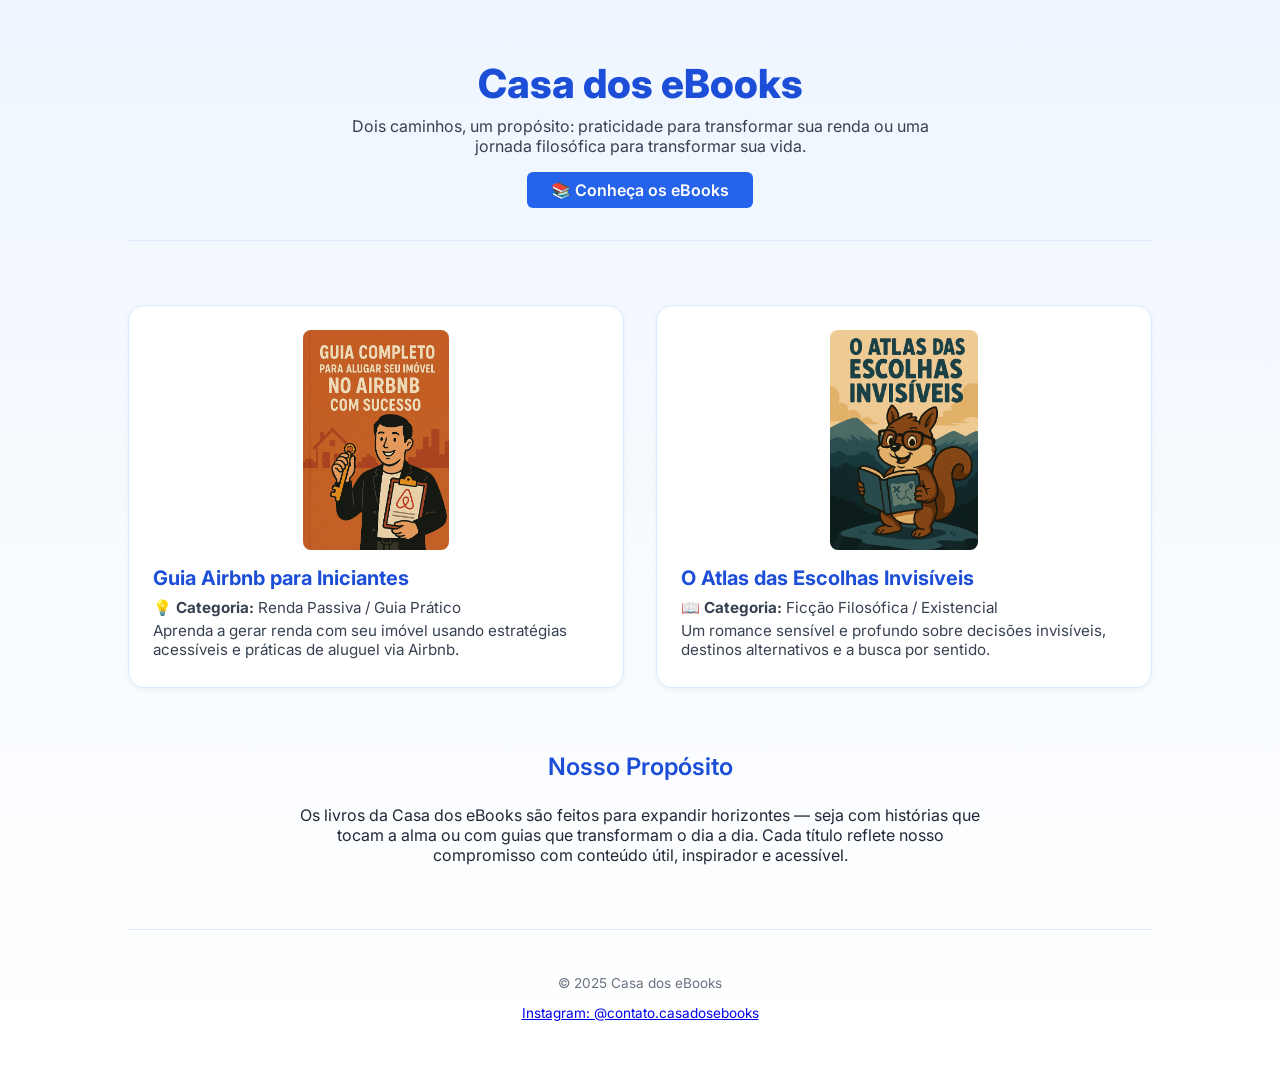
<file: index.html>
<!DOCTYPE html>
<html lang="pt-BR">
<head>
  <meta charset="UTF-8" />
  <meta name="viewport" content="width=device-width, initial-scale=1.0"/>
  <title>Casa dos eBooks</title>
  <link href="https://fonts.googleapis.com/css2?family=Inter:wght@400;600;800&display=swap" rel="stylesheet">
  <style>
    body {
      margin: 0;
      font-family: 'Inter', sans-serif;
      background: linear-gradient(to bottom, #eff6ff, white);
      color: #1f2937;
    }
    .container {
      max-width: 1024px;
      margin: auto;
      padding: 2rem;
    }
    header {
      text-align: center;
      padding-bottom: 2rem;
      border-bottom: 1px solid #dbeafe;
      animation: fadeSlide 1s ease-out;
    }
    h1 {
      font-size: 2.5rem;
      font-weight: 800;
      color: #1d4ed8;
      margin-bottom: 0.5rem;
    }
    .subtitle {
      color: #374151;
      max-width: 600px;
      margin: auto;
    }
    .button {
      margin-top: 1rem;
      display: inline-block;
      background-color: #2563eb;
      color: white;
      padding: 0.5rem 1.5rem;
      border-radius: 0.375rem;
      text-decoration: none;
      font-weight: 600;
    }
    .ebooks {
      display: grid;
      grid-template-columns: repeat(auto-fit, minmax(300px, 1fr));
      gap: 2rem;
      margin-top: 4rem;
    }
    .card {
      background: white;
      border-radius: 1rem;
      padding: 1.5rem;
      border: 1px solid #dbeafe;
      box-shadow: 0 2px 6px rgba(0,0,0,0.05);
      transition: transform 0.3s ease, box-shadow 0.3s ease;
      cursor: pointer;
    }
    .card:hover {
      transform: scale(1.05);
      box-shadow: 0px 10px 20px rgba(0, 0, 0, 0.15);
    }
     .card img {
      max-height: 220px;  /* Altura máxima */
      width: auto;         /* Mantém proporção */
      max-width: 100%;
      height: auto;
      display: block;
      margin: 0 auto 1rem auto;
      border-radius: 0.5rem;
    }


    .card h2 {
      font-size: 1.25rem;
      font-weight: bold;
      color: #1d4ed8;
      margin: 0.5rem 0;
    }
    .card p {
      margin: 0.25rem 0;
      font-size: 0.95rem;
      color: #374151;
    }
    .purpose {
      text-align: center;
      margin: 4rem auto;
      max-width: 700px;
      animation: fadeSlide 1s ease-out;
    }
    .purpose h3 {
      font-size: 1.5rem;
      font-weight: 600;
      color: #1d4ed8;
    }
    footer {
      text-align: center;
      font-size: 0.85rem;
      padding-top: 2rem;
      border-top: 1px solid #dbeafe;
      margin-top: 4rem;
      color: #6b7280;
    }
    @keyframes fadeSlide {
      from { opacity: 0; transform: translateY(30px); }
      to { opacity: 1; transform: translateY(0); }
    }
  </style>
</head>
<body>
  <div class="container">
    <header>
      <h1>Casa dos eBooks</h1>
      <p class="subtitle">
        Dois caminhos, um propósito: praticidade para transformar sua renda ou uma jornada filosófica para transformar sua vida.
      </p>
      <a href="#ebooks" class="button">📚 Conheça os eBooks</a>
    </header>

    <section class="ebooks" id="ebooks">
      <div class="card" onclick="window.open('/airbnb/', '_blank')"">
                <img src="capas/airbnb.png" alt="Guia Airbnb">
        <h2>Guia Airbnb para Iniciantes</h2>
        <p><strong>💡 Categoria:</strong> Renda Passiva / Guia Prático</p>
        <p>Aprenda a gerar renda com seu imóvel usando estratégias acessíveis e práticas de aluguel via Airbnb.</p>
      </div>

      <div class="card" onclick="window.open('/atlas/', '_blank')"      >

        <img src="capas/atlas.png" alt="Atlas Escolhas Invisíveis">
        <h2>O Atlas das Escolhas Invisíveis</h2>
        <p><strong>📖 Categoria:</strong> Ficção Filosófica / Existencial</p>
        <p>Um romance sensível e profundo sobre decisões invisíveis, destinos alternativos e a busca por sentido.</p>
      </div>
    </section>

    <section class="purpose">
      <h3>Nosso Propósito</h3>
      <p>
        Os livros da Casa dos eBooks são feitos para expandir horizontes — seja com histórias que tocam a alma ou com guias que transformam o dia a dia. Cada título reflete nosso compromisso com conteúdo útil, inspirador e acessível.
      </p>
    </section>

    <footer>
      <p>© 2025 Casa dos eBooks</p>
      <p><a href="https://www.instagram.com/contato.casadosebooks" target="_blank">Instagram: @contato.casadosebooks</a></p>
    </footer>
  </div>
</body>
</html>
</file>
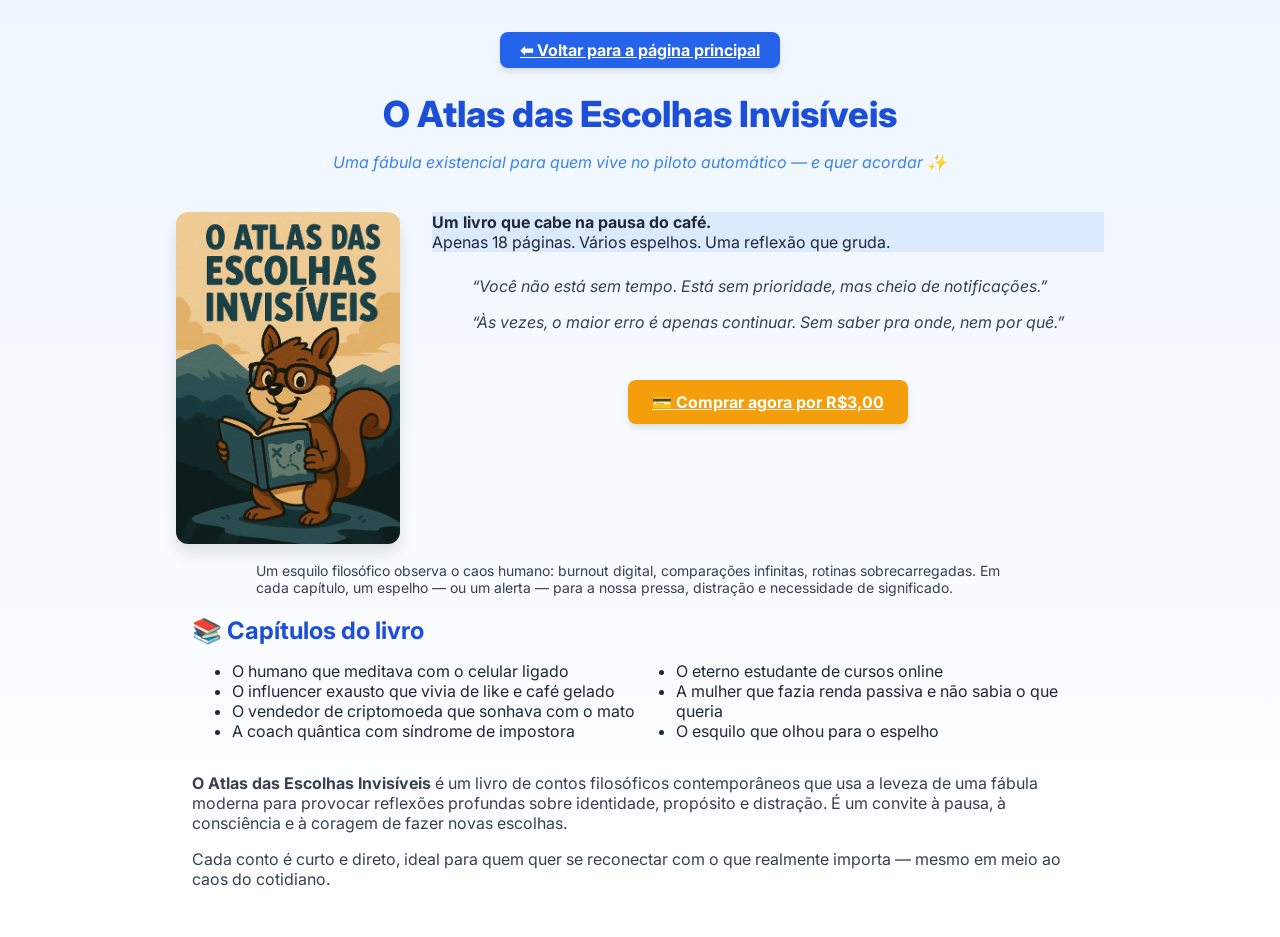
<file: atlas/index.html>
<!DOCTYPE html>
<html lang="pt-BR">
<head>
  <meta charset="UTF-8" />
  <meta name="viewport" content="width=device-width, initial-scale=1.0" />
  <title>O Atlas das Escolhas Invisíveis</title>
  <link href="https://fonts.googleapis.com/css2?family=Inter:wght@400;700;800&display=swap" rel="stylesheet" />
  <style>
    body {
      margin: 0;
      font-family: 'Inter', sans-serif;
      background: linear-gradient(to bottom, #eff6ff, white);
      color: #1f2937;
      padding: 2rem;
    }
    .text-center { text-align: center; }
    .text-blue-700 { color: #1d4ed8; }
    .text-blue-500 { color: #3b82f6; }
    .text-gray-800 { color: #1f2937; }
    .text-gray-700 { color: #374151; }
    .text-white { color: white; }
    .text-sm { font-size: 0.875rem; }
    .text-base { font-size: 1rem; }
    .text-2xl { font-size: 1.5rem; }
    .text-4xl { font-size: 2.25rem; }
    .font-bold { font-weight: 700; }
    .font-extrabold { font-weight: 800; }
    .italic { font-style: italic; }
    .bg-blue-600 { background-color: #2563eb; }
    .bg-blue-100 { background-color: #dbeafe; }
    .bg-yellow-500 { background-color: #f59e0b; }
    .bg-yellow-600 { background-color: #d97706; }
    .hover\:bg-blue-700:hover { background-color: #1d4ed8; }
    .hover\:bg-yellow-600:hover { background-color: #d97706; }
    .rounded-lg { border-radius: 0.5rem; }
    .rounded-xl { border-radius: 0.75rem; }
    .shadow-md { box-shadow: 0 4px 6px rgba(0,0,0,0.1); }
    .shadow-xl { box-shadow: 0 10px 15px rgba(0,0,0,0.1); }
    .transition { transition: all 0.3s ease; }
    .py-2 { padding-top: 0.5rem; padding-bottom: 0.5rem; }
    .py-3 { padding-top: 0.75rem; padding-bottom: 0.75rem; }
    .px-4 { padding-left: 1rem; padding-right: 1rem; }
    .px-5 { padding-left: 1.25rem; padding-right: 1.25rem; }
    .px-6 { padding-left: 1.5rem; padding-right: 1.5rem; }
    .mb-2 { margin-bottom: 0.5rem; }
    .mb-4 { margin-bottom: 1rem; }
    .mb-6 { margin-bottom: 1.5rem; }
    .mb-10 { margin-bottom: 2.5rem; }
    .mt-6 { margin-top: 1.5rem; }
    .mt-8 { margin-top: 2rem; }
    .mt-12 { margin-top: 3rem; }
    .flex { display: flex; }
    .flex-wrap { flex-wrap: wrap; }
    .justify-center { justify-content: center; }
    .items-start { align-items: flex-start; }
    .gap-8 { gap: 2rem; }
    .w-56 { width: 14rem; }
    .inline-block { display: inline-block; }
    .max-w-5xl { max-width: 64rem; margin: auto; }
    .max-w-4xl { max-width: 56rem; margin: auto; }
    .max-w-3xl { max-width: 48rem; margin: auto; }
    .min-w-\[260px\] { min-width: 260px; }
    .border-l-4 { border-left-width: 4px; }
    .border-blue-400 { border-color: #60a5fa; }
    .border-blue-500 { border-color: #3b82f6; }
    .columns-2 { column-count: 2; column-gap: 2rem; }
  </style>
</head>
<body>
  <div class="text-center mb-6">
    <a href="/" class="inline-block bg-blue-600 hover:bg-blue-700 text-white font-bold py-2 px-5 rounded-lg shadow-md transition">
      ⬅ Voltar para a página principal
    </a>
  </div>

  <h1 class="text-4xl font-extrabold text-center text-blue-700 mb-2">
    O Atlas das Escolhas Invisíveis
  </h1>
  <p class="text-center italic text-blue-500 mb-10">
    Uma fábula existencial para quem vive no piloto automático — e quer acordar ✨
  </p>

  <div class="flex flex-wrap justify-center items-start gap-8 max-w-5xl">
    <div>
      <img
        src="/capas/atlas.png"
        alt="Capa do livro O Atlas das Escolhas Invisíveis"
        class="w-56 rounded-xl shadow-xl"
      />
    </div>
    <div class="min-w-[260px]">
      <div class="bg-blue-100 border-l-4 border-blue-400 p-4 rounded mb-6 text-blue-900">
        <strong>Um livro que cabe na pausa do café.</strong><br />
        Apenas 18 páginas. Vários espelhos. Uma reflexão que gruda.
      </div>
      <blockquote class="border-l-4 border-blue-500 pl-4 italic text-gray-700 mb-4">
        “Você não está sem tempo. Está sem prioridade, mas cheio de notificações.”
      </blockquote>
      <blockquote class="border-l-4 border-blue-500 pl-4 italic text-gray-700">
        “Às vezes, o maior erro é apenas continuar. Sem saber pra onde, nem por quê.”
      </blockquote>
      <div class="mt-12 text-center">
        <a href="https://www.casadosebooks.wiki.br/Livro1OAtlasdasescolhasinvisiveis" target="_blank" rel="noopener noreferrer" class="inline-block bg-yellow-500 hover:bg-yellow-600 text-white font-bold py-3 px-6 rounded-lg shadow-md transition">
          💳 Comprar agora por R$3,00
        </a>
      </div>
    </div>
  </div>

  <div class="max-w-3xl mt-6 px-4">
    <p class="text-sm text-gray-700">
      Um esquilo filosófico observa o caos humano: burnout digital, comparações infinitas, rotinas sobrecarregadas. Em cada capítulo, um espelho — ou um alerta — para a nossa pressa, distração e necessidade de significado.
    </p>
  </div>

  <div class="max-w-4xl mt-12 px-4">
    <h2 class="text-2xl font-bold text-blue-700 mb-4">📚 Capítulos do livro</h2>
    <ul class="list-disc list-inside text-gray-800 columns-2 gap-12 space-y-2">
      <li>O humano que meditava com o celular ligado</li>
      <li>O influencer exausto que vivia de like e café gelado</li>
      <li>O vendedor de criptomoeda que sonhava com o mato</li>
      <li>A coach quântica com síndrome de impostora</li>
      <li>O eterno estudante de cursos online</li>
      <li>A mulher que fazia renda passiva e não sabia o que queria</li>
      <li>O esquilo que olhou para o espelho</li>
    </ul>

    <div class="mt-8 text-base text-gray-700">
      <p class="mb-4">
        <strong>O Atlas das Escolhas Invisíveis</strong> é um livro de contos filosóficos contemporâneos que usa a leveza de uma fábula moderna para provocar reflexões profundas sobre identidade, propósito e distração. É um convite à pausa, à consciência e à coragem de fazer novas escolhas.
      </p>
      <p>
        Cada conto é curto e direto, ideal para quem quer se reconectar com o que realmente importa — mesmo em meio ao caos do cotidiano.
      </p>
    </div>

   
  </div>
</body>
</html>
</file>
